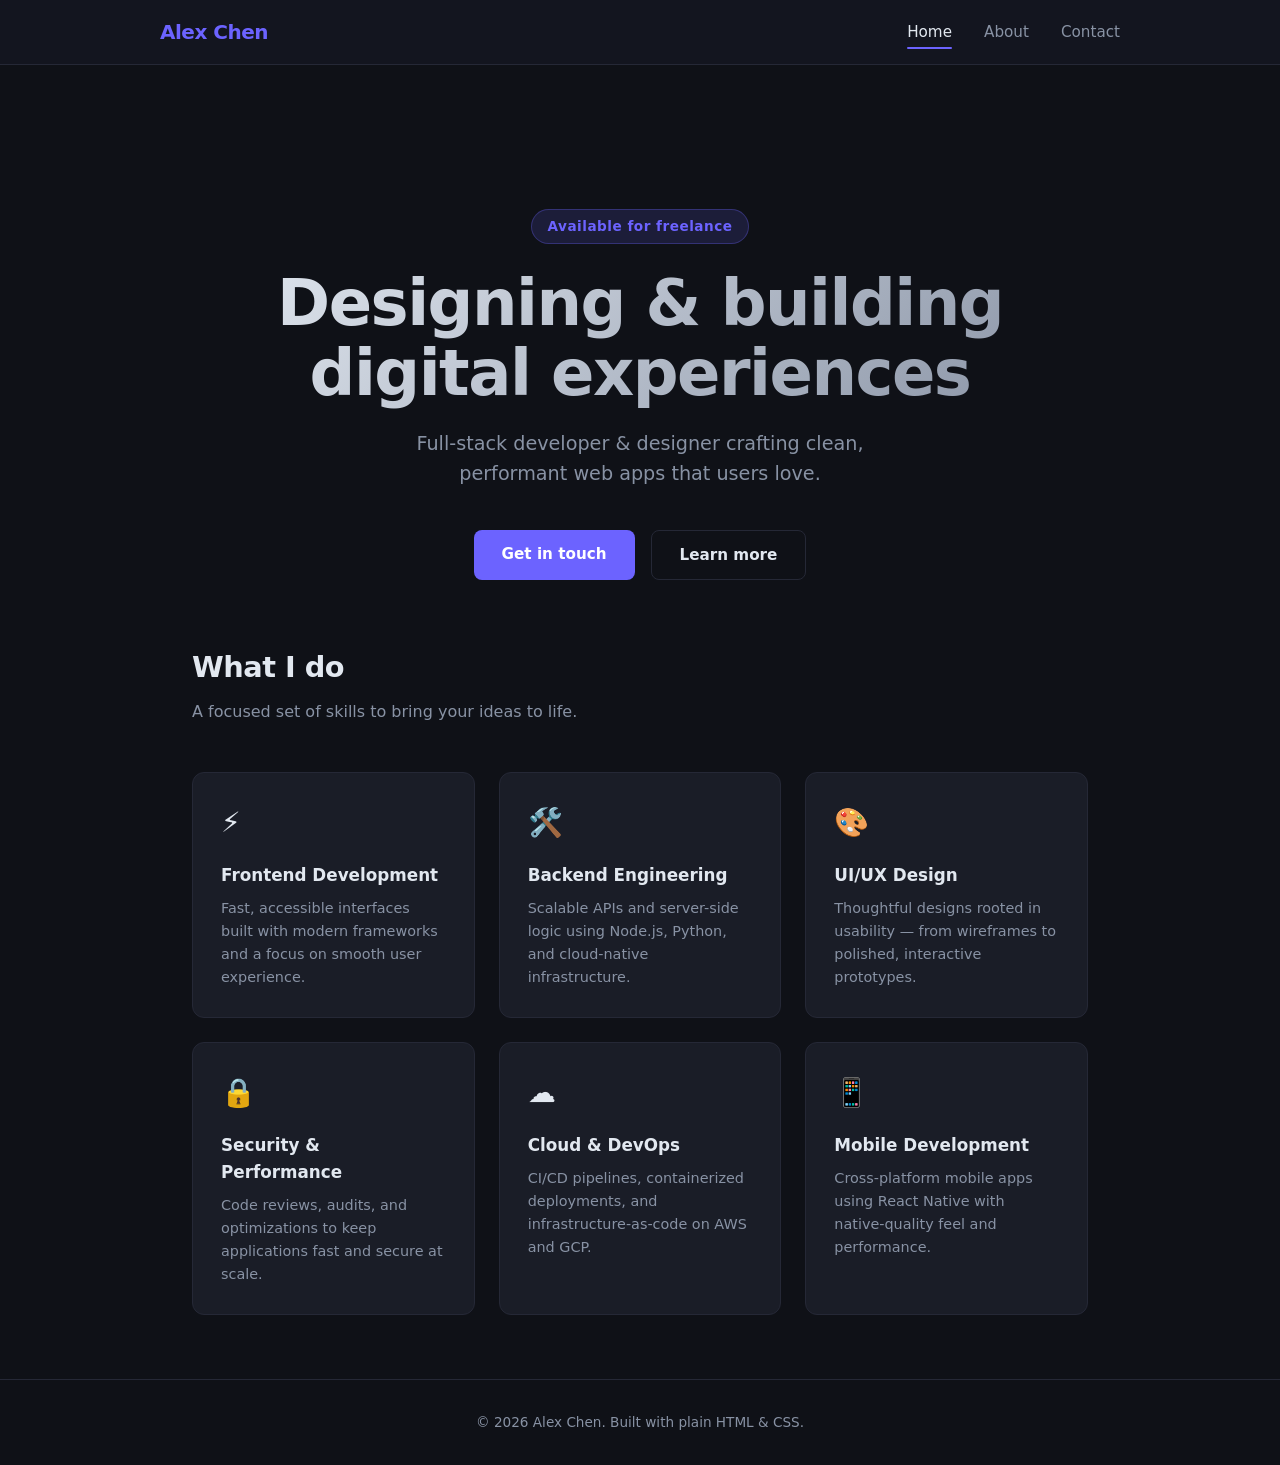
<file: website/index.html>
<!DOCTYPE html>
<html lang="en">
<head>
  <meta charset="UTF-8" />
  <meta name="viewport" content="width=device-width, initial-scale=1.0" />
  <title>Alex Chen — Portfolio</title>
  <link rel="stylesheet" href="style.css" />
</head>
<body>

  <nav>
    <div class="nav-inner">
      <a href="index.html" class="nav-logo">Alex Chen</a>
      <ul class="nav-links">
        <li><a href="index.html" class="active">Home</a></li>
        <li><a href="about.html">About</a></li>
        <li><a href="contact.html">Contact</a></li>
      </ul>
    </div>
  </nav>

  <main>
    <section class="hero">
      <div class="hero-badge">Available for freelance</div>
      <h1>Designing &amp; building digital experiences</h1>
      <p>Full-stack developer &amp; designer crafting clean, performant web apps that users love.</p>
      <div class="btn-group">
        <a href="contact.html" class="btn btn-primary">Get in touch</a>
        <a href="about.html" class="btn btn-outline">Learn more</a>
      </div>
    </section>

    <section>
      <h2 class="section-title">What I do</h2>
      <p class="section-subtitle">A focused set of skills to bring your ideas to life.</p>
      <div class="card-grid">
        <div class="card">
          <div class="card-icon">⚡</div>
          <h3>Frontend Development</h3>
          <p>Fast, accessible interfaces built with modern frameworks and a focus on smooth user experience.</p>
        </div>
        <div class="card">
          <div class="card-icon">🛠️</div>
          <h3>Backend Engineering</h3>
          <p>Scalable APIs and server-side logic using Node.js, Python, and cloud-native infrastructure.</p>
        </div>
        <div class="card">
          <div class="card-icon">🎨</div>
          <h3>UI/UX Design</h3>
          <p>Thoughtful designs rooted in usability — from wireframes to polished, interactive prototypes.</p>
        </div>
        <div class="card">
          <div class="card-icon">🔒</div>
          <h3>Security & Performance</h3>
          <p>Code reviews, audits, and optimizations to keep applications fast and secure at scale.</p>
        </div>
        <div class="card">
          <div class="card-icon">☁️</div>
          <h3>Cloud & DevOps</h3>
          <p>CI/CD pipelines, containerized deployments, and infrastructure-as-code on AWS and GCP.</p>
        </div>
        <div class="card">
          <div class="card-icon">📱</div>
          <h3>Mobile Development</h3>
          <p>Cross-platform mobile apps using React Native with native-quality feel and performance.</p>
        </div>
      </div>
    </section>
  </main>

  <footer>
    <p>&copy; 2026 Alex Chen. Built with plain HTML &amp; CSS.</p>
  </footer>

</body>
</html>
</file>
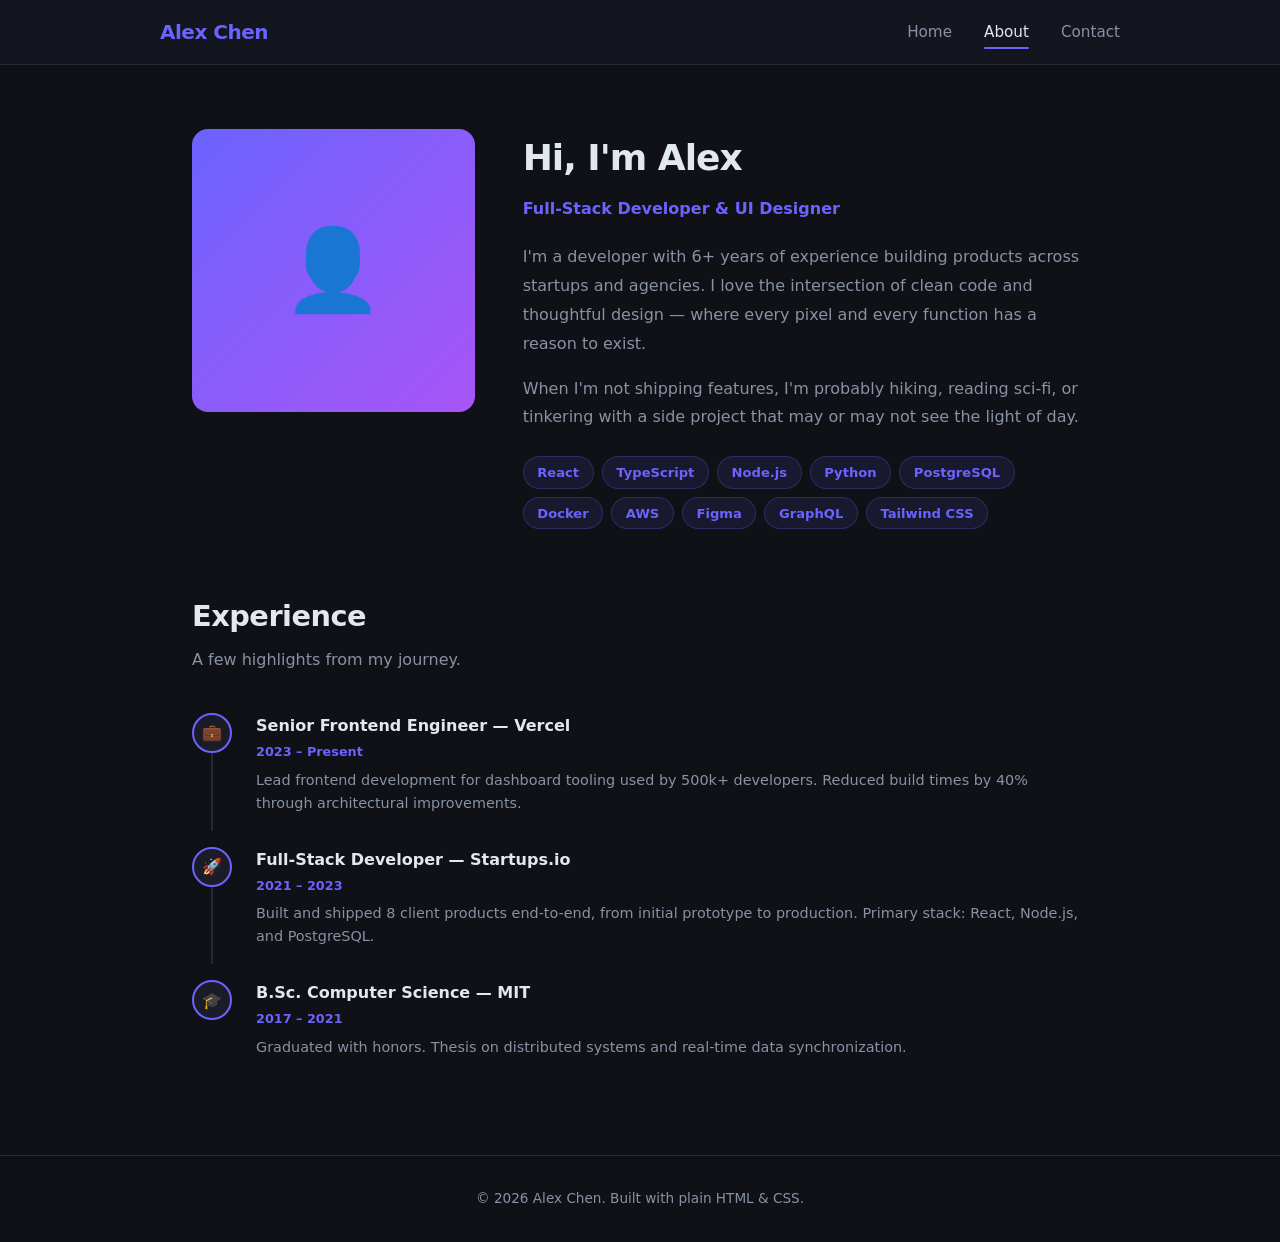
<file: website/about.html>
<!DOCTYPE html>
<html lang="en">
<head>
  <meta charset="UTF-8" />
  <meta name="viewport" content="width=device-width, initial-scale=1.0" />
  <title>About — Alex Chen</title>
  <link rel="stylesheet" href="style.css" />
</head>
<body>

  <nav>
    <div class="nav-inner">
      <a href="index.html" class="nav-logo">Alex Chen</a>
      <ul class="nav-links">
        <li><a href="index.html">Home</a></li>
        <li><a href="about.html" class="active">About</a></li>
        <li><a href="contact.html">Contact</a></li>
      </ul>
    </div>
  </nav>

  <main>
    <div class="about-grid">
      <div>
        <div class="avatar">👤</div>
      </div>
      <div class="about-content">
        <h1>Hi, I'm Alex</h1>
        <p class="role">Full-Stack Developer &amp; UI Designer</p>
        <p>
          I'm a developer with 6+ years of experience building products across
          startups and agencies. I love the intersection of clean code and
          thoughtful design — where every pixel and every function has a reason
          to exist.
        </p>
        <p>
          When I'm not shipping features, I'm probably hiking, reading sci-fi,
          or tinkering with a side project that may or may not see the light of day.
        </p>
        <div class="skills-list">
          <span class="skill-tag">React</span>
          <span class="skill-tag">TypeScript</span>
          <span class="skill-tag">Node.js</span>
          <span class="skill-tag">Python</span>
          <span class="skill-tag">PostgreSQL</span>
          <span class="skill-tag">Docker</span>
          <span class="skill-tag">AWS</span>
          <span class="skill-tag">Figma</span>
          <span class="skill-tag">GraphQL</span>
          <span class="skill-tag">Tailwind CSS</span>
        </div>
      </div>
    </div>

    <section class="timeline" style="margin-top: 4rem;">
      <h2 class="section-title">Experience</h2>
      <p class="section-subtitle">A few highlights from my journey.</p>

      <div class="timeline-item">
        <div class="timeline-dot">💼</div>
        <div class="timeline-body">
          <h4>Senior Frontend Engineer — Vercel</h4>
          <div class="year">2023 – Present</div>
          <p>Lead frontend development for dashboard tooling used by 500k+ developers. Reduced build times by 40% through architectural improvements.</p>
        </div>
      </div>

      <div class="timeline-item">
        <div class="timeline-dot">🚀</div>
        <div class="timeline-body">
          <h4>Full-Stack Developer — Startups.io</h4>
          <div class="year">2021 – 2023</div>
          <p>Built and shipped 8 client products end-to-end, from initial prototype to production. Primary stack: React, Node.js, and PostgreSQL.</p>
        </div>
      </div>

      <div class="timeline-item">
        <div class="timeline-dot">🎓</div>
        <div class="timeline-body">
          <h4>B.Sc. Computer Science — MIT</h4>
          <div class="year">2017 – 2021</div>
          <p>Graduated with honors. Thesis on distributed systems and real-time data synchronization.</p>
        </div>
      </div>
    </section>
  </main>

  <footer>
    <p>&copy; 2026 Alex Chen. Built with plain HTML &amp; CSS.</p>
  </footer>

</body>
</html>
</file>
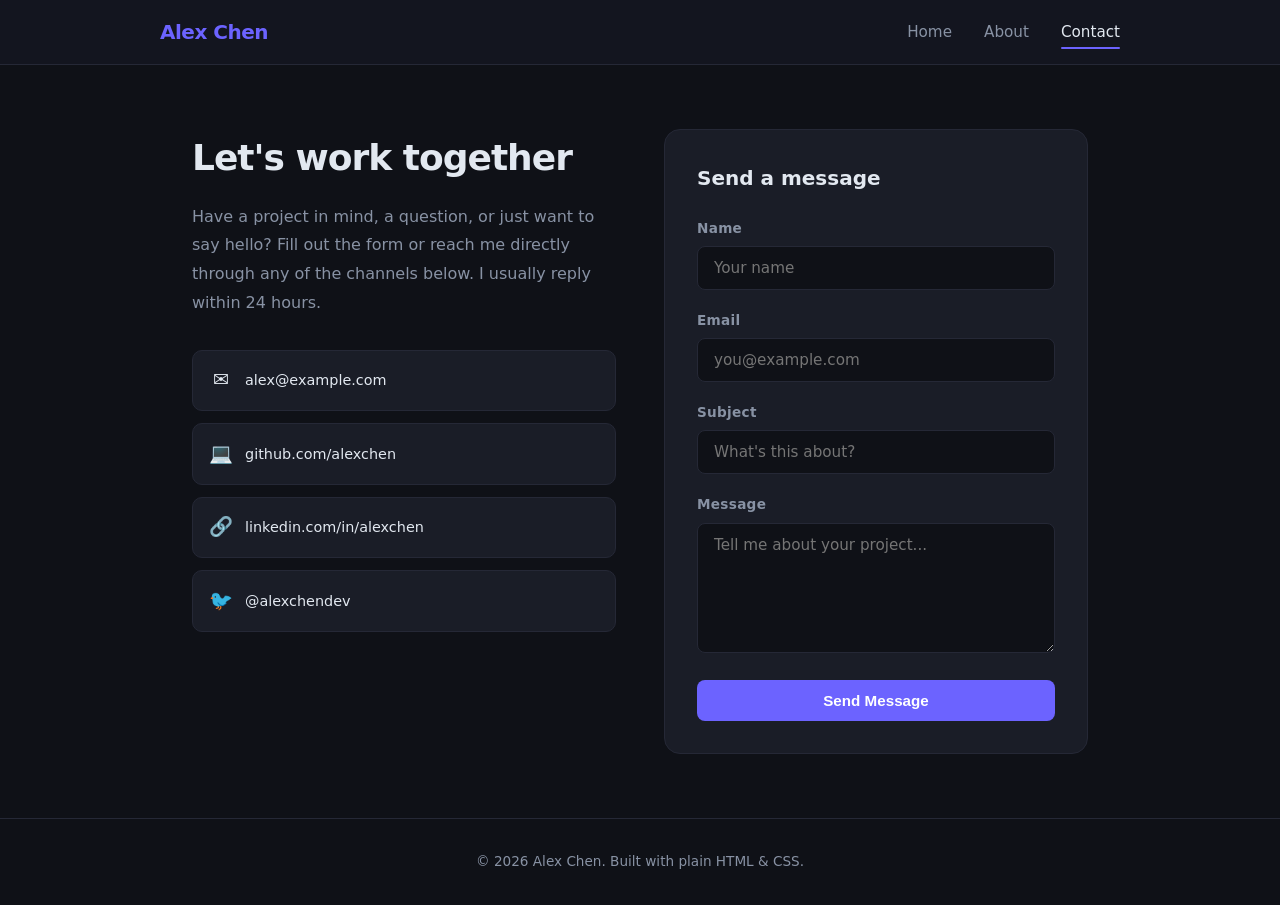
<file: website/contact.html>
<!DOCTYPE html>
<html lang="en">
<head>
  <meta charset="UTF-8" />
  <meta name="viewport" content="width=device-width, initial-scale=1.0" />
  <title>Contact — Alex Chen</title>
  <link rel="stylesheet" href="style.css" />
</head>
<body>

  <nav>
    <div class="nav-inner">
      <a href="index.html" class="nav-logo">Alex Chen</a>
      <ul class="nav-links">
        <li><a href="index.html">Home</a></li>
        <li><a href="about.html">About</a></li>
        <li><a href="contact.html" class="active">Contact</a></li>
      </ul>
    </div>
  </nav>

  <main>
    <div class="contact-grid">
      <div class="contact-info">
        <h1>Let's work together</h1>
        <p>
          Have a project in mind, a question, or just want to say hello?
          Fill out the form or reach me directly through any of the channels below.
          I usually reply within 24 hours.
        </p>

        <a href="mailto:alex@example.com" class="contact-link">
          <span class="contact-link-icon">✉️</span>
          alex@example.com
        </a>
        <a href="https://github.com" class="contact-link">
          <span class="contact-link-icon">💻</span>
          github.com/alexchen
        </a>
        <a href="https://linkedin.com" class="contact-link">
          <span class="contact-link-icon">🔗</span>
          linkedin.com/in/alexchen
        </a>
        <a href="https://twitter.com" class="contact-link">
          <span class="contact-link-icon">🐦</span>
          @alexchendev
        </a>
      </div>

      <div class="form-card">
        <h2>Send a message</h2>
        <form onsubmit="handleSubmit(event)">
          <div class="form-group">
            <label for="name">Name</label>
            <input type="text" id="name" name="name" placeholder="Your name" required />
          </div>
          <div class="form-group">
            <label for="email">Email</label>
            <input type="email" id="email" name="email" placeholder="you@example.com" required />
          </div>
          <div class="form-group">
            <label for="subject">Subject</label>
            <input type="text" id="subject" name="subject" placeholder="What's this about?" />
          </div>
          <div class="form-group">
            <label for="message">Message</label>
            <textarea id="message" name="message" placeholder="Tell me about your project..." required></textarea>
          </div>
          <button type="submit" class="btn btn-primary btn-full" id="submit-btn">Send Message</button>
        </form>
      </div>
    </div>
  </main>

  <footer>
    <p>&copy; 2026 Alex Chen. Built with plain HTML &amp; CSS.</p>
  </footer>

  <script>
    function handleSubmit(e) {
      e.preventDefault();
      const btn = document.getElementById('submit-btn');
      btn.textContent = 'Message sent ✓';
      btn.style.background = 'var(--success)';
      btn.disabled = true;
      e.target.reset();
    }
  </script>

</body>
</html>
</file>
<file: website/style.css>
* {
  margin: 0;
  padding: 0;
  box-sizing: border-box;
}

:root {
  --bg: #0f1117;
  --bg-card: #1a1d27;
  --bg-nav: #13151f;
  --accent: #6c63ff;
  --accent-hover: #857dff;
  --text: #e2e8f0;
  --text-muted: #8892a4;
  --border: #252836;
  --success: #10b981;
}

body {
  font-family: 'Segoe UI', system-ui, -apple-system, sans-serif;
  background-color: var(--bg);
  color: var(--text);
  line-height: 1.6;
  min-height: 100vh;
}

/* Navigation */
nav {
  background-color: var(--bg-nav);
  border-bottom: 1px solid var(--border);
  padding: 0 2rem;
  position: sticky;
  top: 0;
  z-index: 100;
  backdrop-filter: blur(8px);
}

.nav-inner {
  max-width: 960px;
  margin: 0 auto;
  display: flex;
  align-items: center;
  justify-content: space-between;
  height: 64px;
}

.nav-logo {
  font-size: 1.25rem;
  font-weight: 700;
  color: var(--accent);
  text-decoration: none;
  letter-spacing: -0.5px;
}

.nav-links {
  display: flex;
  gap: 2rem;
  list-style: none;
}

.nav-links a {
  color: var(--text-muted);
  text-decoration: none;
  font-size: 0.95rem;
  font-weight: 500;
  transition: color 0.2s;
  position: relative;
  padding-bottom: 4px;
}

.nav-links a:hover,
.nav-links a.active {
  color: var(--text);
}

.nav-links a.active::after {
  content: '';
  position: absolute;
  bottom: -4px;
  left: 0;
  right: 0;
  height: 2px;
  background: var(--accent);
  border-radius: 2px;
}

/* Main content */
main {
  max-width: 960px;
  margin: 0 auto;
  padding: 4rem 2rem;
}

/* Hero section */
.hero {
  text-align: center;
  padding: 5rem 0 4rem;
}

.hero-badge {
  display: inline-block;
  background: rgba(108, 99, 255, 0.15);
  color: var(--accent);
  border: 1px solid rgba(108, 99, 255, 0.3);
  padding: 0.35rem 1rem;
  border-radius: 100px;
  font-size: 0.85rem;
  font-weight: 600;
  margin-bottom: 1.5rem;
  letter-spacing: 0.5px;
}

.hero h1 {
  font-size: clamp(2.5rem, 6vw, 4rem);
  font-weight: 800;
  line-height: 1.1;
  letter-spacing: -1.5px;
  margin-bottom: 1.25rem;
  background: linear-gradient(135deg, #e2e8f0 0%, #8892a4 100%);
  -webkit-background-clip: text;
  -webkit-text-fill-color: transparent;
  background-clip: text;
}

.hero p {
  font-size: 1.2rem;
  color: var(--text-muted);
  max-width: 520px;
  margin: 0 auto 2.5rem;
}

.btn-group {
  display: flex;
  gap: 1rem;
  justify-content: center;
  flex-wrap: wrap;
}

.btn {
  display: inline-block;
  padding: 0.75rem 1.75rem;
  border-radius: 8px;
  font-size: 0.95rem;
  font-weight: 600;
  text-decoration: none;
  transition: all 0.2s;
  cursor: pointer;
  border: none;
}

.btn-primary {
  background: var(--accent);
  color: #fff;
}

.btn-primary:hover {
  background: var(--accent-hover);
  transform: translateY(-1px);
  box-shadow: 0 4px 20px rgba(108, 99, 255, 0.35);
}

.btn-outline {
  background: transparent;
  color: var(--text);
  border: 1px solid var(--border);
}

.btn-outline:hover {
  border-color: var(--accent);
  color: var(--accent);
  transform: translateY(-1px);
}

/* Cards */
.card-grid {
  display: grid;
  grid-template-columns: repeat(auto-fit, minmax(260px, 1fr));
  gap: 1.5rem;
  margin-top: 3rem;
}

.card {
  background: var(--bg-card);
  border: 1px solid var(--border);
  border-radius: 12px;
  padding: 1.75rem;
  transition: border-color 0.2s, transform 0.2s;
}

.card:hover {
  border-color: var(--accent);
  transform: translateY(-2px);
}

.card-icon {
  font-size: 1.75rem;
  margin-bottom: 1rem;
}

.card h3 {
  font-size: 1.05rem;
  font-weight: 700;
  margin-bottom: 0.5rem;
  color: var(--text);
}

.card p {
  font-size: 0.9rem;
  color: var(--text-muted);
  line-height: 1.6;
}

/* Section titles */
.section-title {
  font-size: 1.8rem;
  font-weight: 700;
  margin-bottom: 0.5rem;
  letter-spacing: -0.5px;
}

.section-subtitle {
  color: var(--text-muted);
  margin-bottom: 2.5rem;
  font-size: 1rem;
}

/* About page */
.about-grid {
  display: grid;
  grid-template-columns: 1fr 2fr;
  gap: 3rem;
  align-items: start;
}

.avatar {
  width: 100%;
  aspect-ratio: 1;
  background: linear-gradient(135deg, var(--accent) 0%, #a855f7 100%);
  border-radius: 16px;
  display: flex;
  align-items: center;
  justify-content: center;
  font-size: 5rem;
}

.about-content h1 {
  font-size: 2.25rem;
  font-weight: 800;
  letter-spacing: -1px;
  margin-bottom: 0.5rem;
}

.about-content .role {
  color: var(--accent);
  font-weight: 600;
  margin-bottom: 1.25rem;
  font-size: 1rem;
}

.about-content p {
  color: var(--text-muted);
  margin-bottom: 1rem;
  line-height: 1.8;
}

.skills-list {
  display: flex;
  flex-wrap: wrap;
  gap: 0.5rem;
  margin-top: 1.5rem;
}

.skill-tag {
  background: rgba(108, 99, 255, 0.1);
  border: 1px solid rgba(108, 99, 255, 0.25);
  color: var(--accent);
  padding: 0.3rem 0.85rem;
  border-radius: 100px;
  font-size: 0.82rem;
  font-weight: 600;
}

.timeline {
  margin-top: 3rem;
}

.timeline-item {
  display: flex;
  gap: 1.5rem;
  margin-bottom: 2rem;
  position: relative;
}

.timeline-item:not(:last-child)::after {
  content: '';
  position: absolute;
  left: 19px;
  top: 40px;
  bottom: -1rem;
  width: 2px;
  background: var(--border);
}

.timeline-dot {
  width: 40px;
  height: 40px;
  border-radius: 50%;
  background: var(--bg-card);
  border: 2px solid var(--accent);
  display: flex;
  align-items: center;
  justify-content: center;
  flex-shrink: 0;
  font-size: 1rem;
}

.timeline-body h4 {
  font-size: 1rem;
  font-weight: 700;
  margin-bottom: 0.2rem;
}

.timeline-body .year {
  font-size: 0.8rem;
  color: var(--accent);
  font-weight: 600;
  margin-bottom: 0.4rem;
}

.timeline-body p {
  font-size: 0.9rem;
  color: var(--text-muted);
}

/* Contact page */
.contact-grid {
  display: grid;
  grid-template-columns: 1fr 1fr;
  gap: 3rem;
  align-items: start;
}

.contact-info h1 {
  font-size: 2.25rem;
  font-weight: 800;
  letter-spacing: -1px;
  margin-bottom: 1rem;
}

.contact-info p {
  color: var(--text-muted);
  line-height: 1.8;
  margin-bottom: 2rem;
}

.contact-link {
  display: flex;
  align-items: center;
  gap: 0.75rem;
  padding: 0.9rem 1rem;
  background: var(--bg-card);
  border: 1px solid var(--border);
  border-radius: 10px;
  color: var(--text);
  text-decoration: none;
  margin-bottom: 0.75rem;
  font-size: 0.9rem;
  transition: all 0.2s;
}

.contact-link:hover {
  border-color: var(--accent);
  color: var(--accent);
}

.contact-link-icon {
  font-size: 1.2rem;
  width: 1.5rem;
  text-align: center;
}

/* Form */
.form-card {
  background: var(--bg-card);
  border: 1px solid var(--border);
  border-radius: 16px;
  padding: 2rem;
}

.form-card h2 {
  font-size: 1.25rem;
  font-weight: 700;
  margin-bottom: 1.5rem;
}

.form-group {
  margin-bottom: 1.25rem;
}

label {
  display: block;
  font-size: 0.85rem;
  font-weight: 600;
  color: var(--text-muted);
  margin-bottom: 0.4rem;
  letter-spacing: 0.3px;
}

input,
textarea {
  width: 100%;
  background: var(--bg);
  border: 1px solid var(--border);
  border-radius: 8px;
  padding: 0.75rem 1rem;
  color: var(--text);
  font-size: 0.95rem;
  font-family: inherit;
  transition: border-color 0.2s;
  outline: none;
}

input:focus,
textarea:focus {
  border-color: var(--accent);
  box-shadow: 0 0 0 3px rgba(108, 99, 255, 0.15);
}

textarea {
  resize: vertical;
  min-height: 130px;
}

.btn-full {
  width: 100%;
  text-align: center;
}

/* Footer */
footer {
  border-top: 1px solid var(--border);
  text-align: center;
  padding: 2rem;
  color: var(--text-muted);
  font-size: 0.85rem;
  margin-top: auto;
}

/* Responsive */
@media (max-width: 680px) {
  .about-grid,
  .contact-grid {
    grid-template-columns: 1fr;
  }

  .avatar {
    max-width: 180px;
    font-size: 3.5rem;
  }

  .nav-links {
    gap: 1.25rem;
  }
}
</file>
